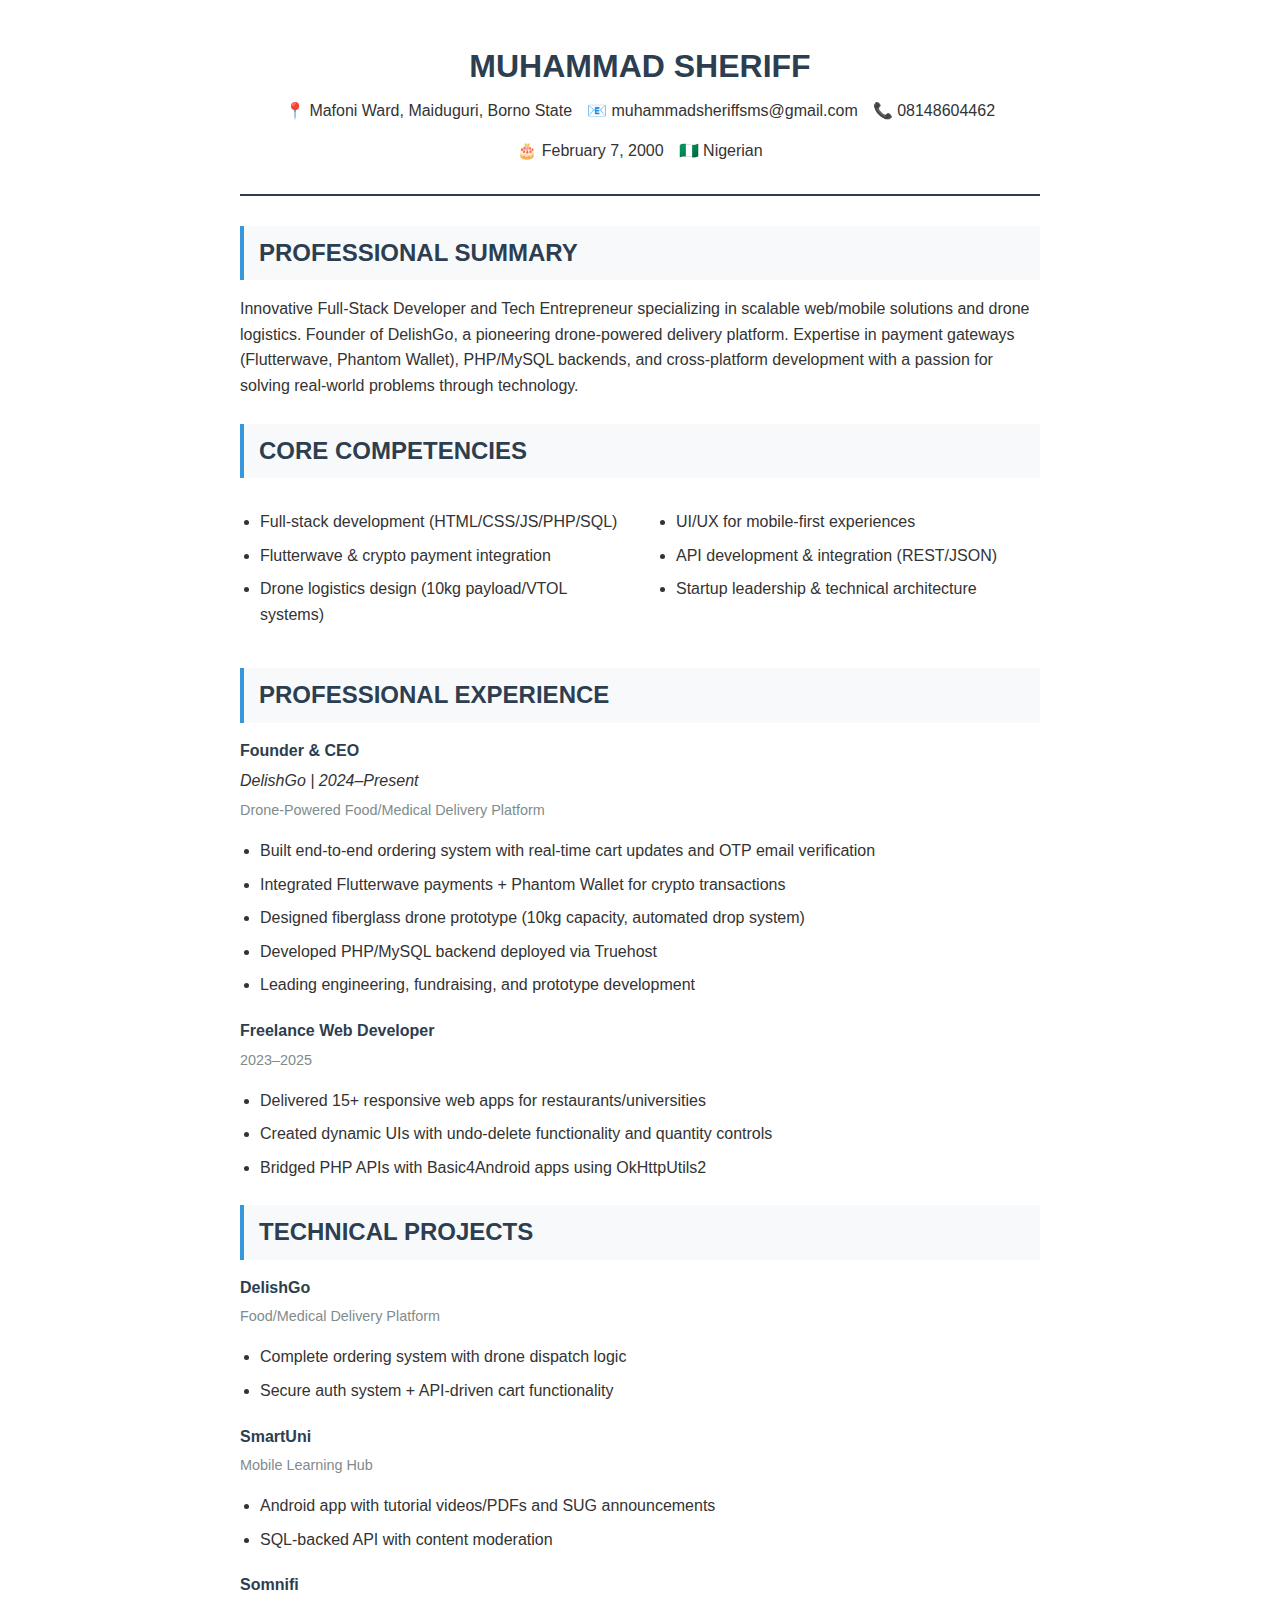
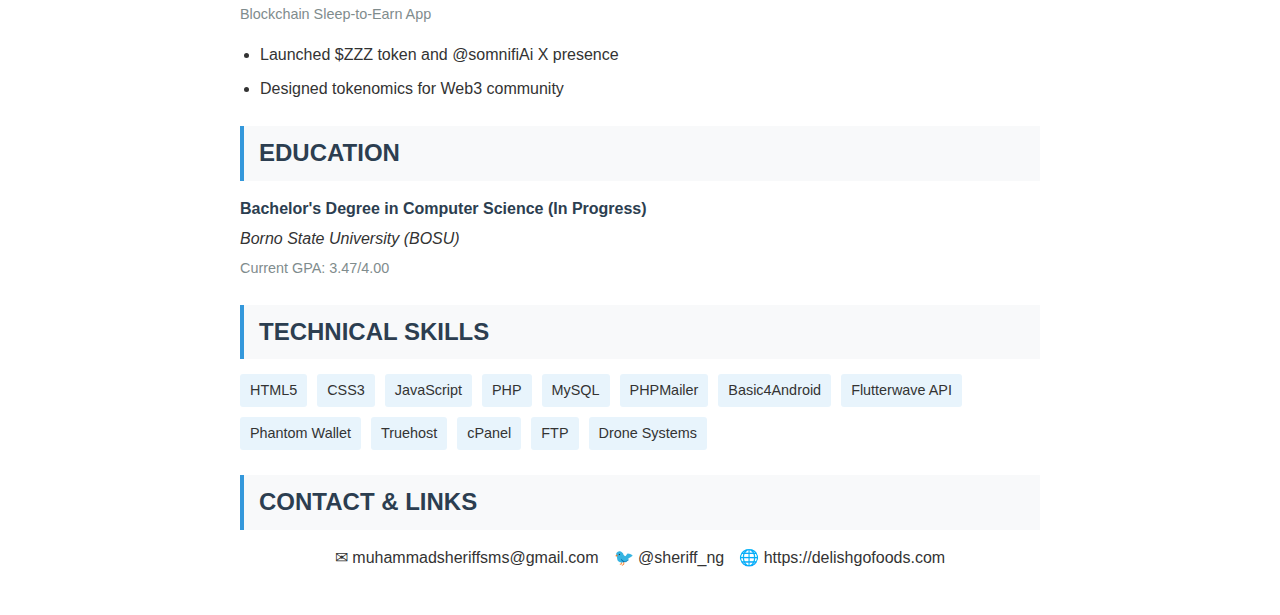
<file: muhammad_sheriff/index.html>
<!DOCTYPE html>
<html lang="en">
<head>
    <meta charset="UTF-8">
    <meta name="viewport" content="width=device-width, initial-scale=1.0">
    <title>Muhammad Sheriff - CV</title>
    <style>
        body {
            font-family: 'Segoe UI', Tahoma, Geneva, Verdana, sans-serif;
            line-height: 1.6;
            color: #333;
            max-width: 800px;
            margin: 0 auto;
            padding: 20px;
        }
        .header {
            text-align: center;
            margin-bottom: 30px;
            border-bottom: 2px solid #2c3e50;
            padding-bottom: 20px;
        }
        h1 {
            color: #2c3e50;
            margin-bottom: 5px;
        }
        .contact-info {
            display: flex;
            justify-content: center;
            flex-wrap: wrap;
            gap: 15px;
            margin-bottom: 10px;
        }
        .contact-item {
            display: flex;
            align-items: center;
        }
        .section {
            margin-bottom: 25px;
        }
        .section-title {
            background-color: #f8f9fa;
            padding: 8px 15px;
            color: #2c3e50;
            border-left: 4px solid #3498db;
            margin-bottom: 15px;
        }
        .subsection {
            margin-bottom: 20px;
        }
        .subsection-title {
            font-weight: bold;
            margin-bottom: 5px;
            color: #2c3e50;
        }
        .subsection-subtitle {
            font-style: italic;
            margin-bottom: 5px;
        }
        .date-range {
            color: #7f8c8d;
            font-size: 0.9em;
        }
        ul {
            padding-left: 20px;
        }
        li {
            margin-bottom: 8px;
        }
        .skills {
            display: flex;
            flex-wrap: wrap;
            gap: 10px;
        }
        .skill {
            background-color: #e8f4fc;
            padding: 5px 10px;
            border-radius: 3px;
            font-size: 0.9em;
        }
        .two-column {
            display: flex;
            justify-content: space-between;
            flex-wrap: wrap;
        }
        .column {
            width: 48%;
        }
        @media print {
            body {
                padding: 0;
                font-size: 12pt;
            }
            .section {
                page-break-inside: avoid;
            }
        }
    </style>
</head>
<body>
    <div class="header">
        <h1>MUHAMMAD SHERIFF</h1>
        <div class="contact-info">
            <span class="contact-item">📍 Mafoni Ward, Maiduguri, Borno State</span>
            <span class="contact-item">📧 muhammadsheriffsms@gmail.com</span>
            <span class="contact-item">📞 08148604462</span>
            <span class="contact-item">🎂 February 7, 2000</span>
            <span class="contact-item">🇳🇬 Nigerian</span>
        </div>
    </div>

    <div class="section">
        <h2 class="section-title">PROFESSIONAL SUMMARY</h2>
        <p>Innovative Full-Stack Developer and Tech Entrepreneur specializing in scalable web/mobile solutions and drone logistics. Founder of DelishGo, a pioneering drone-powered delivery platform. Expertise in payment gateways (Flutterwave, Phantom Wallet), PHP/MySQL backends, and cross-platform development with a passion for solving real-world problems through technology.</p>
    </div>

    <div class="section">
        <h2 class="section-title">CORE COMPETENCIES</h2>
        <div class="two-column">
            <div class="column">
                <ul>
                    <li>Full-stack development (HTML/CSS/JS/PHP/SQL)</li>
                    <li>Flutterwave & crypto payment integration</li>
                    <li>Drone logistics design (10kg payload/VTOL systems)</li>
                </ul>
            </div>
            <div class="column">
                <ul>
                    <li>UI/UX for mobile-first experiences</li>
                    <li>API development & integration (REST/JSON)</li>
                    <li>Startup leadership & technical architecture</li>
                </ul>
            </div>
        </div>
    </div>

    <div class="section">
        <h2 class="section-title">PROFESSIONAL EXPERIENCE</h2>
        
        <div class="subsection">
            <div class="subsection-title">Founder & CEO</div>
            <div class="subsection-subtitle">DelishGo | 2024–Present</div>
            <div class="date-range">Drone-Powered Food/Medical Delivery Platform</div>
            <ul>
                <li>Built end-to-end ordering system with real-time cart updates and OTP email verification</li>
                <li>Integrated Flutterwave payments + Phantom Wallet for crypto transactions</li>
                <li>Designed fiberglass drone prototype (10kg capacity, automated drop system)</li>
                <li>Developed PHP/MySQL backend deployed via Truehost</li>
                <li>Leading engineering, fundraising, and prototype development</li>
            </ul>
        </div>
        
        <div class="subsection">
            <div class="subsection-title">Freelance Web Developer</div>
            <div class="date-range">2023–2025</div>
            <ul>
                <li>Delivered 15+ responsive web apps for restaurants/universities</li>
                <li>Created dynamic UIs with undo-delete functionality and quantity controls</li>
                <li>Bridged PHP APIs with Basic4Android apps using OkHttpUtils2</li>
            </ul>
        </div>
    </div>

    <div class="section">
        <h2 class="section-title">TECHNICAL PROJECTS</h2>
        
        <div class="subsection">
            <div class="subsection-title">DelishGo</div>
            <div class="date-range">Food/Medical Delivery Platform</div>
            <ul>
                <li>Complete ordering system with drone dispatch logic</li>
                <li>Secure auth system + API-driven cart functionality</li>
            </ul>
        </div>
        
        <div class="subsection">
            <div class="subsection-title">SmartUni</div>
            <div class="date-range">Mobile Learning Hub</div>
            <ul>
                <li>Android app with tutorial videos/PDFs and SUG announcements</li>
                <li>SQL-backed API with content moderation</li>
            </ul>
        </div>
        
        <div class="subsection">
            <div class="subsection-title">Somnifi</div>
            <div class="date-range">Blockchain Sleep-to-Earn App</div>
            <ul>
                <li>Launched $ZZZ token and @somnifiAi X presence</li>
                <li>Designed tokenomics for Web3 community</li>
            </ul>
        </div>
    </div>

    <div class="section">
        <h2 class="section-title">EDUCATION</h2>
        <div class="subsection">
            <div class="subsection-title">Bachelor's Degree in Computer Science (In Progress)</div>
            <div class="subsection-subtitle">Borno State University (BOSU)</div>
            <div class="date-range">Current GPA: 3.47/4.00</div>
        </div>
    </div>

    <div class="section">
        <h2 class="section-title">TECHNICAL SKILLS</h2>
        <div class="skills">
            <span class="skill">HTML5</span>
            <span class="skill">CSS3</span>
            <span class="skill">JavaScript</span>
            <span class="skill">PHP</span>
            <span class="skill">MySQL</span>
            <span class="skill">PHPMailer</span>
            <span class="skill">Basic4Android</span>
            <span class="skill">Flutterwave API</span>
            <span class="skill">Phantom Wallet</span>
            <span class="skill">Truehost</span>
            <span class="skill">cPanel</span>
            <span class="skill">FTP</span>
            <span class="skill">Drone Systems</span>
        </div>
    </div>

    <div class="section">
        <h2 class="section-title">CONTACT & LINKS</h2>
        <div class="contact-info">
            <span class="contact-item">✉ muhammadsheriffsms@gmail.com</span>
            <span class="contact-item">🐦 @sheriff_ng</span>
            <span class="contact-item">🌐 https://delishgofoods.com</span>
        </div>
    </div>
</body>
</html>
</file>
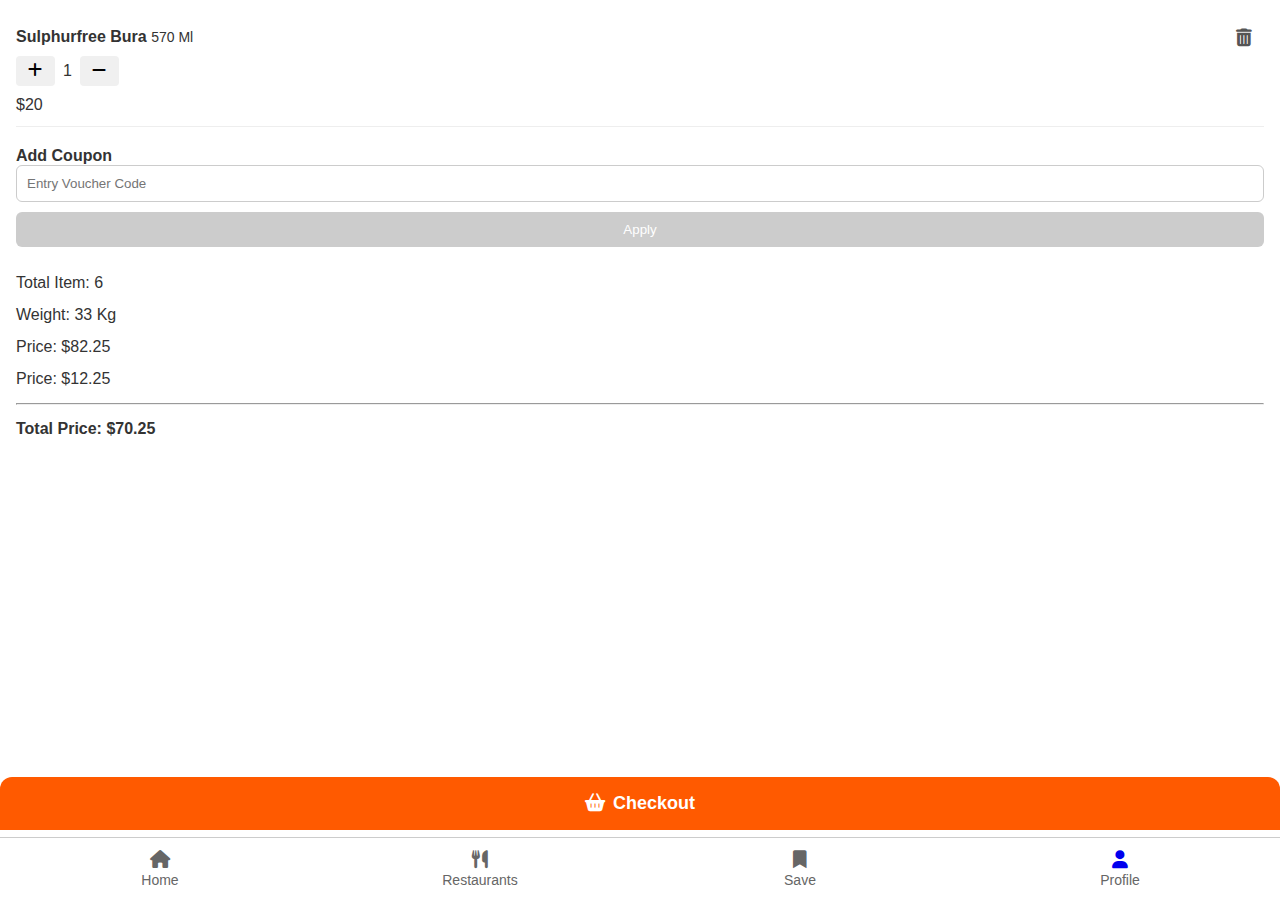
<file: checkout.html>
<!DOCTYPE html>
<html lang="en">
<head>
  <meta charset="UTF-8" />
  <meta name="viewport" content="width=device-width, initial-scale=1.0" />
  <title>Cart Checkout</title>
  <link rel="stylesheet" href="https://cdnjs.cloudflare.com/ajax/libs/font-awesome/6.0.0-beta3/css/all.min.css">
  <style>
    * {
      box-sizing: border-box;
    }
    body {
      font-family: sans-serif;
      margin: 0;
      background: #fff;
      color: #333;
    }
    .container {
      padding: 16px;
    }
    .item {
      border-bottom: 1px solid #eee;
      padding: 12px 0;
      position: relative;
    }
    .item-title {
      font-weight: bold;
      margin-bottom: 4px;
    }
    .item-qty {
      display: flex;
      align-items: center;
      gap: 8px;
      margin: 10px 0;
    }
    .item-qty button {
      background-color: #f0f0f0;
      border: none;
      padding: 6px 12px;
      font-size: 16px;
      border-radius: 4px;
      cursor: pointer;
    }
    .trash {
      position: absolute;
      top: 12px;
      right: 12px;
      font-size: 18px;
      color: #555;
      cursor: pointer;
    }
    .coupon {
      margin-top: 20px;
    }
    .coupon input {
      width: 100%;
      padding: 10px;
      margin-bottom: 10px;
      border: 1px solid #ccc;
      border-radius: 6px;
    }
    .coupon button {
      width: 100%;
      padding: 10px 16px;
      background-color: #ccc;
      border: none;
      border-radius: 6px;
      color: #fff;
      cursor: not-allowed;
    }
    .summary {
      margin-top: 20px;
      line-height: 2;
    }
    .summary div {
      font-size: 16px;
    }
    .checkout-btn {
      position: fixed;
      bottom: 70px;
      left: 0;
      right: 0;
      background-color: #ff5a00;
      color: white;
      padding: 16px;
      text-align: center;
      font-size: 18px;
      font-weight: bold;
      border-radius: 12px 12px 0 0;
      cursor: pointer;
    }
    .checkout-btn i {
      margin-right: 8px;
    }
    .nav {
      position: fixed;
      bottom: 0;
      left: 0;
      right: 0;
      display: flex;
      justify-content: space-around;
      padding: 12px 0;
      background-color: #fff;
      border-top: 1px solid #ccc;
      flex-wrap: wrap;
    }
    .nav div {
      text-align: center;
      font-size: 14px;
      color: #666;
      flex: 1 1 25%;
    }
    .nav i {
      display: block;
      font-size: 18px;
      margin-bottom: 4px;
    }
    @media (max-width: 600px) {
      .item-qty {
        flex-wrap: wrap;
        gap: 4px;
      }
      .checkout-btn {
        font-size: 16px;
        padding: 12px;
      }
      .summary div {
        font-size: 14px;
      }
    }
  </style>
</head>
<body>
  <div class="container">
    <div class="item">
      <div class="item-title">Sulphurfree Bura <span style="font-weight: normal; font-size: 14px;">570 Ml</span></div>
      <span class="trash"><i class="fas fa-trash-alt"></i></span>
      <div class="item-qty">
        <button><i class="fas fa-plus"></i></button>
        <span>1</span>
        <button><i class="fas fa-minus"></i></button>
      </div>
      <div>$20</div>
    </div>

    <!-- Add Coupon -->
    <div class="coupon">
      <label><strong>Add Coupon</strong></label><br />
      <input type="text" placeholder="Entry Voucher Code" />
      <button disabled>Apply</button>
    </div>

    <!-- Summary -->
    <div class="summary">
      <div>Total Item: 6</div>
      <div>Weight: 33 Kg</div>
      <div>Price: $82.25</div>
      <div>Price: $12.25</div>
      <hr />
      <div><strong>Total Price: $70.25</strong></div>
    </div>
  </div>

  <!-- Checkout Button -->
  <div class="checkout-btn"><i class="fas fa-shopping-basket"></i>Checkout</div>

  <!-- Navigation Bar -->
  <div class="nav">
    <div><i class="fas fa-home"></i>Home</div>
    <div><i class="fas fa-utensils"></i>Restaurants</div>
    <div><i class="fas fa-bookmark"></i>Save</div>
    <div><a href="profile.html"><i class="fas fa-user"></i></a>Profile</div>
  </div>
</body>
</html>
</file>
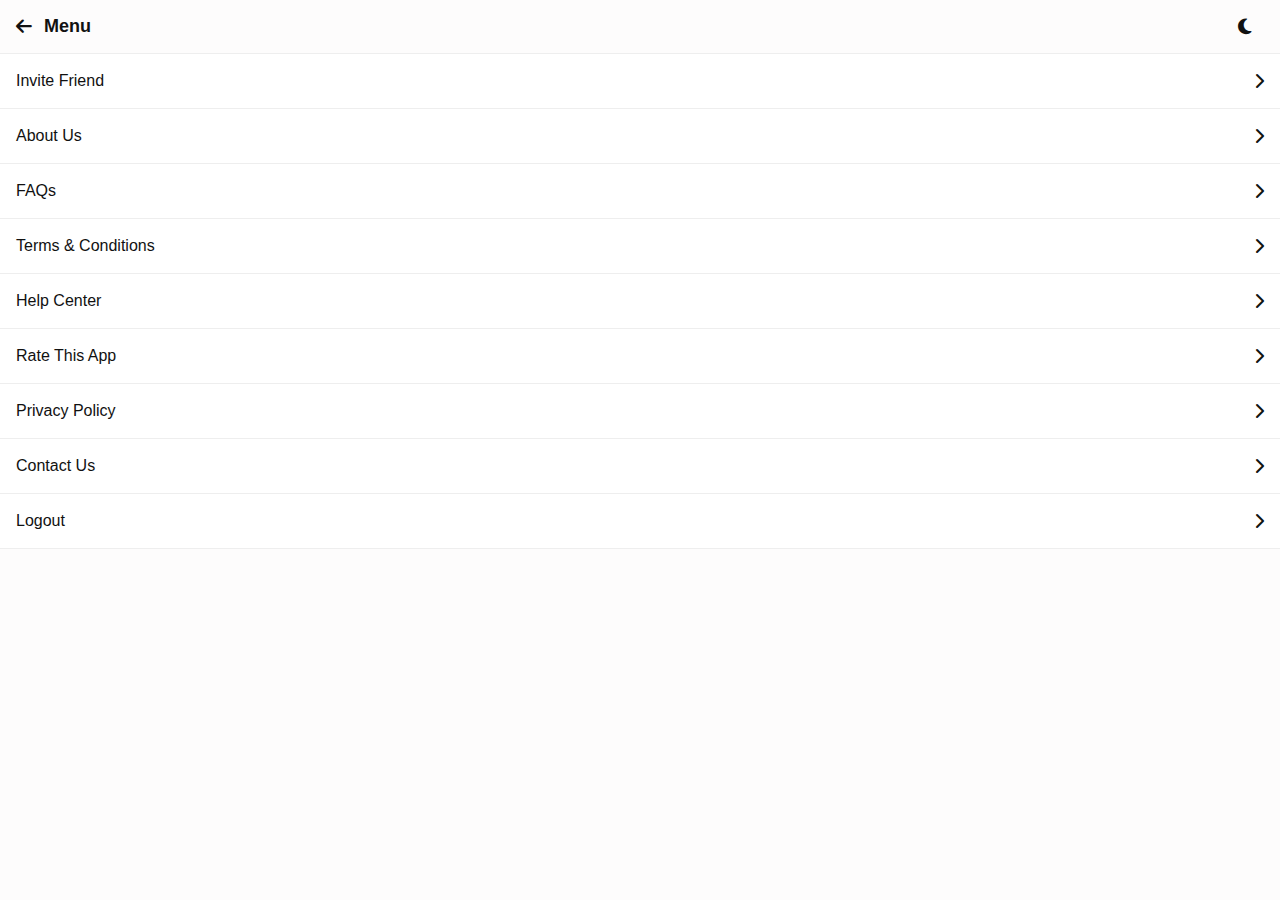
<file: menu_nav.html>
<!DOCTYPE html>
<html lang="en">
<head>
  <meta charset="UTF-8" />
  <meta name="viewport" content="width=device-width, initial-scale=1.0"/>
  <title>Menu</title>
  <link rel="stylesheet" href="https://cdnjs.cloudflare.com/ajax/libs/font-awesome/6.4.0/css/all.min.css"/>
  <style>
    :root {
      --bg-light: #fdfcfc;
      --bg-dark: #111;
      --text-light: #111;
      --text-dark: #f1f1f1;
      --card-light: #fff;
      --card-dark: #1e1e1e;
    }

    body {
      margin: 0;
      font-family: -apple-system, BlinkMacSystemFont, "Segoe UI", Roboto, Helvetica, Arial, sans-serif;
      background-color: var(--bg-light);
      color: var(--text-light);
      transition: background-color 0.3s, color 0.3s;
    }

    body.dark {
      background-color: var(--bg-dark);
      color: var(--text-dark);
    }

    .header {
      display: flex;
      align-items: center;
      padding: 16px;
      font-weight: bold;
      font-size: 18px;
      border-bottom: 1px solid #eee;
    }

    .header i {
      margin-right: 12px;
      font-size: 18px;
      cursor: pointer;
    }

    .toggle-dark {
      margin-left: auto;
      cursor: pointer;
    }

    .menu-list {
      display: flex;
      flex-direction: column;
    }

    .menu-item {
      display: flex;
      justify-content: space-between;
      align-items: center;
      padding: 18px 16px;
      border-bottom: 1px solid #eee;
      background-color: var(--card-light);
      cursor: pointer;
      transition: background 0.2s;
    }

    .menu-item:hover {
      background-color: #f1f1f1;
    }

    body.dark .menu-item {
      background-color: var(--card-dark);
    }

    body.dark .menu-item:hover {
      background-color: #2a2a2a;
    }

    .menu-item span {
      font-size: 16px;
    }

    .menu-item i {
      font-size: 16px;
      color: inherit;
    }

    @media (max-width: 600px) {
      .menu-item {
        padding: 16px 12px;
      }

      .menu-item span {
        font-size: 15px;
      }
    }
  </style>
</head>
<body>

  <div class="header">
    <i class="fas fa-arrow-left" onclick="alert('Back pressed')"></i>
    Menu
    <i class="fas fa-moon toggle-dark" onclick="toggleDarkMode()" title="Toggle Dark Mode"></i>
  </div>

  <div class="menu-list">
    <div class="menu-item" onclick="handleClick('Invite Friend')"><span>Invite Friend</span><i class="fas fa-chevron-right"></i></div>
    <div class="menu-item" onclick="handleClick('About Us')"><span>About Us</span><i class="fas fa-chevron-right"></i></div>
    <div class="menu-item" onclick="handleClick('FAQs')"><span>FAQs</span><i class="fas fa-chevron-right"></i></div>
    <div class="menu-item" onclick="handleClick('Terms & Conditions')"><span>Terms & Conditions</span><i class="fas fa-chevron-right"></i></div>
    <div class="menu-item" onclick="handleClick('Help Center')"><span>Help Center</span><i class="fas fa-chevron-right"></i></div>
    <div class="menu-item" onclick="handleClick('Rate This App')"><span>Rate This App</span><i class="fas fa-chevron-right"></i></div>
    <div class="menu-item" onclick="handleClick('Privacy Policy')"><span>Privacy Policy</span><i class="fas fa-chevron-right"></i></div>
    <div class="menu-item" onclick="handleClick('Contact Us')"><span>Contact Us</span><i class="fas fa-chevron-right"></i></div>
    <div class="menu-item" onclick="handleClick('Logout')"><span>Logout</span><i class="fas fa-chevron-right"></i></div>
  </div>

  <script>
    function toggleDarkMode() {
      document.body.classList.toggle("dark");
    }

    function handleClick(label) {
      alert(`Clicked: ${label}`);
    }
  </script>

</body>
</html>
</file>
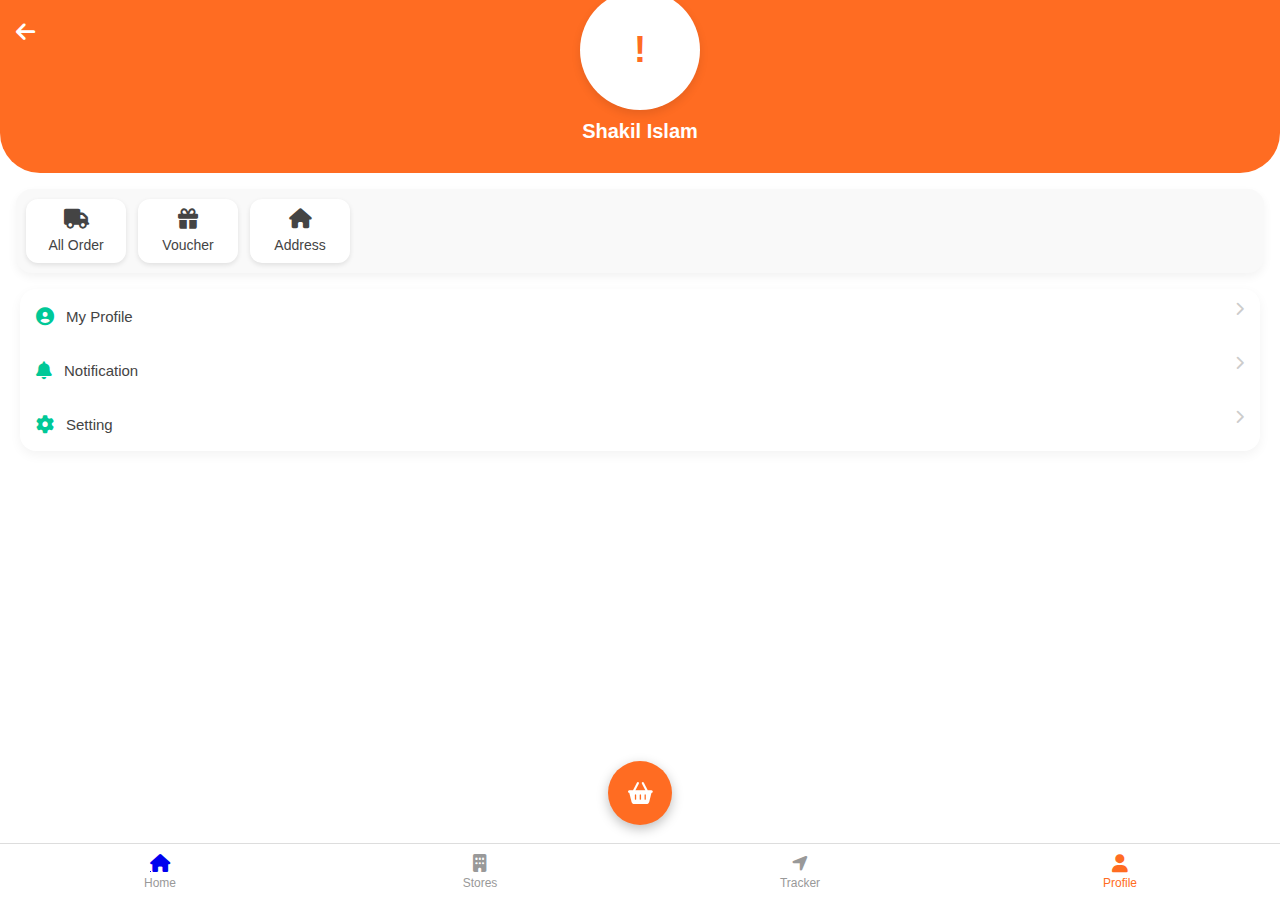
<file: profile.html>
<!DOCTYPE html>
<html lang="en">
<head>
  <meta charset="UTF-8" />
  <meta name="viewport" content="width=device-width, initial-scale=1.0"/>
  <title>User Profile</title>
  <link rel="stylesheet" href="https://cdnjs.cloudflare.com/ajax/libs/font-awesome/6.0.0-beta3/css/all.min.css">
  <style>
    * {
      box-sizing: border-box;
    }
    body {
      font-family: 'Segoe UI', sans-serif;
      margin: 0;
      background: #fff;
      color: #333;
    }

    .header {
      background: #FF6C22;
      color: white;
      padding: 50px 16px 30px;
      text-align: center;
      border-bottom-left-radius: 40px;
      border-bottom-right-radius: 40px;
      position: relative;
    }

    .header .back {
      position: absolute;
      left: 16px;
      top: 20px;
      font-size: 22px;
      color: white;
      cursor: pointer;
    }

    .circle {
      width: 120px;
      height: 120px;
      border-radius: 50%;
      background: white;
      margin: -60px auto 10px;
      display: flex;
      justify-content: center;
      align-items: center;
      font-size: 36px;
      font-weight: bold;
      color: #FF6C22;
      box-shadow: 0 4px 10px rgba(0,0,0,0.1);
    }

    .profile-name {
      font-size: 20px;
      font-weight: 600;
    }

    .top-actions {
      margin: 25px 20px 15px;
      background: #fff;
      border-radius: 16px;
      box-shadow: 0 4px 12px rgba(0,0,0,0.06);
      display: flex;
      justify-content: space-between;
      padding: 16px 10px;
      text-align: center;
    }

    .top-actions div {
      flex: 1;
    }

    .top-actions i {
      font-size: 22px;
      color: #FF6C22;
    }

    .top-actions p {
      margin-top: 6px;
      font-size: 14px;
      font-weight: 500;
      color: #444;
    }

    .settings-list {
      margin: 0 20px 80px;
      background: #fff;
      border-radius: 16px;
      box-shadow: 0 4px 12px rgba(0,0,0,0.05);
    }

    .settings-list div {
      padding: 18px 16px;
      display: flex;
      align-items: center;
      justify-content: space-between;
      border-bottom: 1px solid #eee;
    }

    .settings-list div:last-child {
      border-bottom: none;
    }

    .settings-list span {
      display: flex;
      align-items: center;
      font-size: 15px;
      font-weight: 500;
      color: #444;
    }

    .settings-list i.fa-chevron-right {
      font-size: 14px;
      color: #ccc;
    }

    .settings-list span i {
      font-size: 18px;
      margin-right: 12px;
      color: #00C897;
    }

    .checkout-btn {
      position: fixed;
      bottom: 75px;
      left: 50%;
      transform: translateX(-50%);
      background-color: #FF6C22;
      color: white;
      width: 64px;
      height: 64px;
      border-radius: 50%;
      display: flex;
      align-items: center;
      justify-content: center;
      box-shadow: 0 4px 12px rgba(0,0,0,0.25);
      z-index: 100;
      font-size: 22px;
      cursor: pointer;
    }

    .nav {
      position: fixed;
      bottom: 0;
      left: 0;
      right: 0;
      background: white;
      border-top: 1px solid #ddd;
      display: flex;
      justify-content: space-around;
      padding: 10px 0;
    }

    .nav div {
      flex: 1;
      text-align: center;
      color: #999;
      font-size: 12px;
    }

    .nav i {
      display: block;
      font-size: 18px;
      margin-bottom: 4px;
    }

    .nav .active {
      color: #FF6C22;
    }

    @media (max-width: 600px) {
      .top-actions {
        flex-direction: column;
        gap: 20px;
      }
      .settings-list div {
        flex-direction: column;
        align-items: flex-start;
      }
    }
  </style>
<style>
    /* .top-actions {
      display: flex;
      justify-content: space-around;
      padding: 16px 10px;
      background: #f9f9f9;
      border-radius: 20px;
      margin: 20px;
      box-shadow: 0 4px 12px rgba(0, 0, 0, 0.05);
    }
  
    .top-actions button {
      background: none;
      border: none;
      flex: 1;
      text-align: center;
      font-size: 14px;
      cursor: pointer;
      padding: 10px;
      transition: background 0.2s ease;
    }
  
    .top-actions button:hover {
      background: #ececec;
      border-radius: 12px;
    }
  
    .top-actions i {
      font-size: 24px;
      color: #444;
    }

    .top-actions p {
      margin: 8px 0 0;
    }
/*
    /* Modal popup */
     .modal {
      display: none;
      position: fixed;
      z-index: 99;
      left: 0;
      top: 0;
      width: 100%;
      height: 100%;
      overflow: auto;
      background: rgba(0,0,0,0.4);
    }

    .modal-content {
      background: #fff;
      margin: 15% auto;
      padding: 20px;
      border-radius: 16px;
      width: 80%;
      max-width: 300px;
      text-align: center;
      box-shadow: 0 6px 20px rgba(0, 0, 0, 0.2);
    }

    .close {
      color: #999;
      float: right;
      font-size: 24px;
      font-weight: bold;
      cursor: pointer;
    }

    .close:hover {
      color: #000;
    }
  .top-actions {
    display: flex;
    justify-content: start;
    gap: 12px;
    padding: 10px;
    overflow-x: auto;
    white-space: nowrap;
    -webkit-overflow-scrolling: touch;
    background: #f9f9f9;
    border-radius: 16px;
    margin: 16px;
    box-shadow: 0 4px 10px rgba(0,0,0,0.05);
  }

  .top-actions button {
    flex: 0 0 auto;
    width: 100px;
    border: none;
    background: white;
    border-radius: 12px;
    padding: 10px 5px;
    text-align: center;
    box-shadow: 0 2px 5px rgba(0,0,0,0.1);
    cursor: pointer;
    transition: background 0.2s ease;
  }

  .top-actions button:hover {
    background: #eee;
  }

  .top-actions i {
    font-size: 20px;
    color: #444;
  }

  .top-actions p {
    margin: 8px 0 0;
    font-size: 14px;
  }

  /* Optional: hide scrollbar but still scrollable */
  .top-actions::-webkit-scrollbar {
    display: none;
  }
  </style>
</head>
<body>

  <!-- Header -->
  <div class="header">
    <span class="back"><i class="fas fa-arrow-left"></i></span>
    <div class="circle">!</div>
    <div class="profile-name">Shakil Islam</div>
  </div>

  <!-- Top Actions -->
  <div class="top-actions">
    <a href="">
        <button onclick="openModal('All Order')">
            <i class="fas fa-truck"></i>
            <p>All Order</p>
        </button>
    </a>
    <a href="">
        <button onclick="openModal('Voucher')">
            <i class="fas fa-gift"></i>
            <p>Voucher</p>
        </button>
    </a>
    <a href="user_address.html">
        <button onclick="openModal('Address')">
            <i class="fas fa-home"></i>
            <p>Address</p>
        </button>
    </a>
  </div>


  <!-- Modal -->
  <div id="popupModal" class="modal">
    <div class="modal-content">
      <span class="close" onclick="closeModal()">&times;</span>
      <p id="modalText">Popup content here</p>
    </div>
  </div>

  <!-- Settings List -->
  <div class="settings-list">
    <a href="#" style="text-decoration: none; color: inherit;">
      <div>
        <span><i class="fas fa-user-circle"></i>My Profile</span>
        <i style="margin-left: 280px;margin-top: -15px;" class="fas fa-chevron-right"></i>
      </div>
    </a>
    <a href="#" style="text-decoration: none; color: inherit;">
      <div>
        <span><i class="fas fa-bell"></i>Notification</span>
        <i style="margin-left: 280px;margin-top: -15px;" class="fas fa-chevron-right"></i>
      </div>
    </a>
    <a href="#" style="text-decoration: none; color: inherit;">
      <div>
        <span><i class="fas fa-cog"></i>Setting</span>
        <i style="margin-left: 280px;margin-top: -15px;" class="fas fa-chevron-right"></i>
      </div>
    </a>
  </div>

  <!-- Checkout Button -->
  <div class="checkout-btn">
    <i class="fas fa-shopping-basket"></i>
  </div>

  <!-- Navigation Bar -->
  <div class="nav">
    <div><a href="restaurants.php"><i class="fas fa-home"></i></a>Home</div>
    <div><i class="fas fa-building"></i>Stores</div>
    <div><i class="fas fa-location-arrow tracker-icon"></i>Tracker</div>
    <div class="active"><i class="fas fa-user"></i>Profile</div>
  </div>


  <!-- JavaScript -->
<script>
    function openModal(content) {
      document.getElementById('modalText').textContent = content + ' clicked!';
      document.getElementById('popupModal').style.display = 'block';
    }
  
    function closeModal() {
      document.getElementById('popupModal').style.display = 'none';
    }
  
    // Optional: close on outside click
    window.onclick = function(event) {
      const modal = document.getElementById('popupModal');
      if (event.target === modal) {
        closeModal();
      }
    }
  </script>
</body>
</html>
</file>
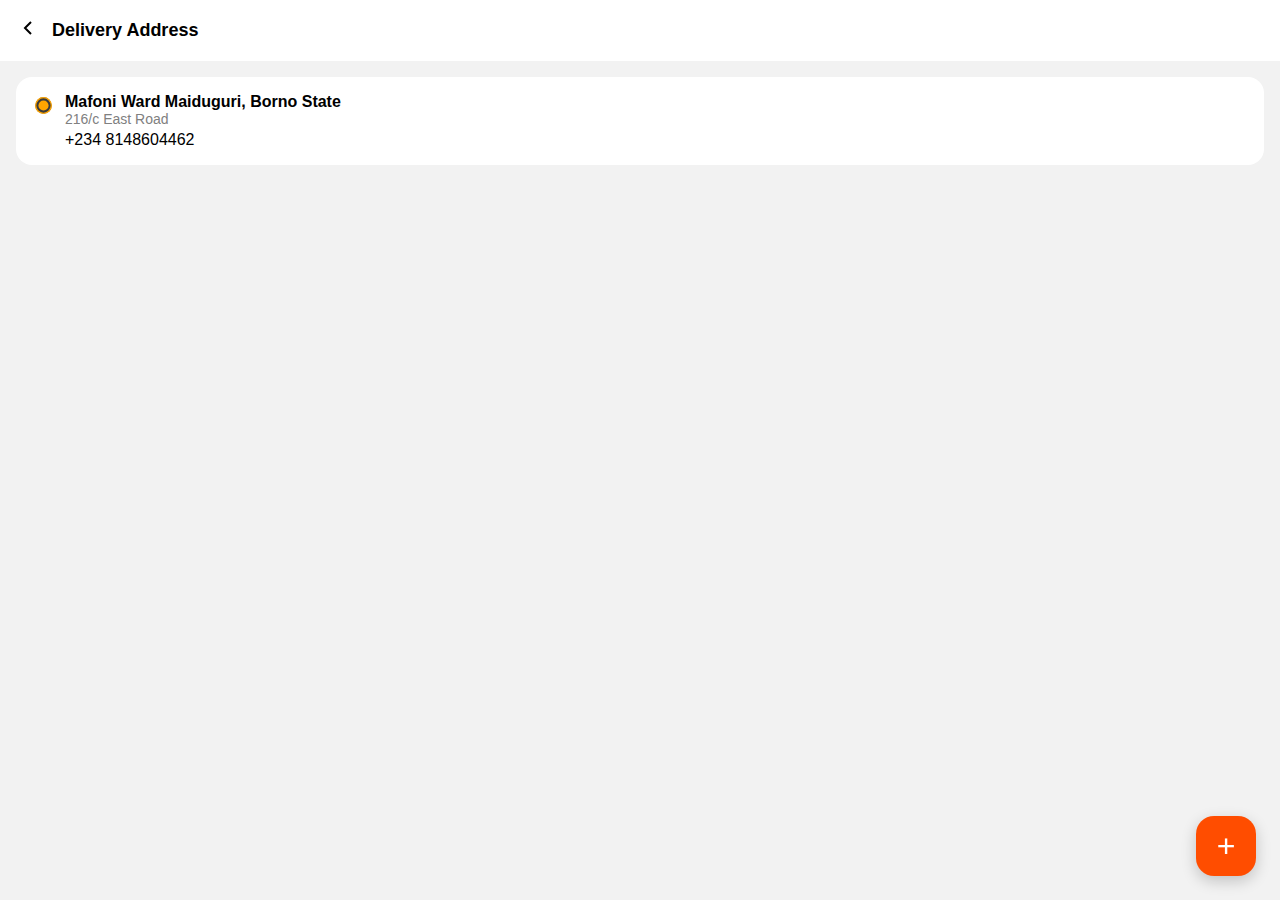
<file: user_address.html>
<!DOCTYPE html>
<html lang="en">
<head>
  <meta charset="UTF-8" />
  <meta name="viewport" content="width=device-width, initial-scale=1.0"/>
  <title>Delivery Address</title>
  <style>
    * {
      box-sizing: border-box;
    }

    body {
      margin: 0;
      font-family: 'Arial', sans-serif;
      background-color: #f2f2f2;
    }

    header {
      display: flex;
      align-items: center;
      padding: 16px;
      background: white;
      font-weight: bold;
      font-size: 18px;
    }

    header svg {
      margin-right: 12px;
      cursor: pointer;
    }

    .address-container {
      padding: 16px;
      padding-bottom: 100px;
    }

    .address-card {
      background: white;
      border-radius: 16px;
      padding: 16px;
      margin-bottom: 16px;
      display: flex;
      gap: 12px;
      align-items: flex-start;
    }

    .address-card input[type="radio"] {
      margin-top: 6px;
      accent-color: orange;
      transform: scale(1.3);
    }

    .address-details {
      flex: 1;
    }

    .address-main {
      font-size: 16px;
      font-weight: 600;
    }

    .address-sub {
      font-size: 14px;
      color: gray;
    }

    .address-phone {
      font-size: 16px;
      font-weight: 500;
      margin-top: 4px;
    }

    .add-button {
      position: fixed;
      bottom: 24px;
      right: 24px;
      width: 60px;
      height: 60px;
      background-color: #ff4d00;
      color: white;
      font-size: 32px;
      border: none;
      border-radius: 18px;
      cursor: pointer;
      box-shadow: 0 5px 15px rgba(0,0,0,0.2);
      display: flex;
      align-items: center;
      justify-content: center;
    }

    /* Modal Styles */
    .modal {
      position: fixed;
      top: 0;
      left: 0;
      right: 0;
      bottom: 0;
      background: rgba(0, 0, 0, 0.5);
      display: none;
      align-items: center;
      justify-content: center;
      z-index: 1000;
    }

    .modal-content {
      background: white;
      padding: 20px;
      border-radius: 16px;
      width: 90%;
      max-width: 400px;
    }

    .modal-content h3 {
      margin-top: 0;
    }

    .modal-content input {
      width: 100%;
      padding: 10px;
      margin-bottom: 12px;
      border: 1px solid #ccc;
      border-radius: 8px;
      font-size: 14px;
    }

    .modal-content button {
      width: 100%;
      padding: 10px;
      background: orange;
      color: white;
      font-size: 16px;
      border: none;
      border-radius: 8px;
      cursor: pointer;
    }

    @media (max-width: 600px) {
      .address-main {
        font-size: 15px;
      }
      .address-phone {
        font-size: 14px;
      }
    }
  </style>
</head>
<body>

  <header>
    <a href="profile.html">
        <svg width="24" height="24" fill="none" stroke="black" stroke-width="2" viewBox="0 0 24 24"><path d="M15 18l-6-6 6-6"/></svg>
    </a>
    Delivery Address
  </header>

  <div class="address-container" id="addressContainer">
    <div class="address-card">
      <input type="radio" name="selectedAddress" checked />
      <div class="address-details">
        <div class="address-main">Mafoni Ward Maiduguri, Borno State</div>
        <div class="address-sub">216/c East Road</div>
        <div class="address-phone">+234 8148604462</div>
      </div>
    </div>
  </div>

  <!-- Floating Add Button -->
  <button class="add-button" onclick="openModal()">+</button>

  <!-- Modal -->
  <div class="modal" id="modal">
    <div class="modal-content">
      <h3>Add New Address</h3>
      <input type="text" id="locationInput" placeholder="Location (e.g., Mafoni Ward)" />
      <input type="text" id="streetInput" placeholder="Street (e.g., 216/c East Road)" />
      <input type="text" id="phoneInput" placeholder="Phone (e.g., +234 8148604462)" />
      <button onclick="addAddress()">Add</button>
    </div>
  </div>

  <script>
    function openModal() {
      document.getElementById("modal").style.display = "flex";
    }

    function closeModal() {
      document.getElementById("modal").style.display = "none";
    }

    function addAddress() {
      const location = document.getElementById("locationInput").value.trim();
      const street = document.getElementById("streetInput").value.trim();
      const phone = document.getElementById("phoneInput").value.trim();

      if (!location || !street || !phone) {
        alert("Please fill in all fields.");
        return;
      }

      const container = document.getElementById("addressContainer");

      const card = document.createElement("div");
      card.className = "address-card";

      card.innerHTML = `
        <input type="radio" name="selectedAddress" />
        <div class="address-details">
          <div class="address-main">${location}</div>
          <div class="address-sub">${street}</div>
          <div class="address-phone">${phone}</div>
        </div>
      `;

      container.appendChild(card);
      closeModal();

      // Clear fields
      document.getElementById("locationInput").value = '';
      document.getElementById("streetInput").value = '';
      document.getElementById("phoneInput").value = '';
    }
  </script>

</body>
</html>
</file>
